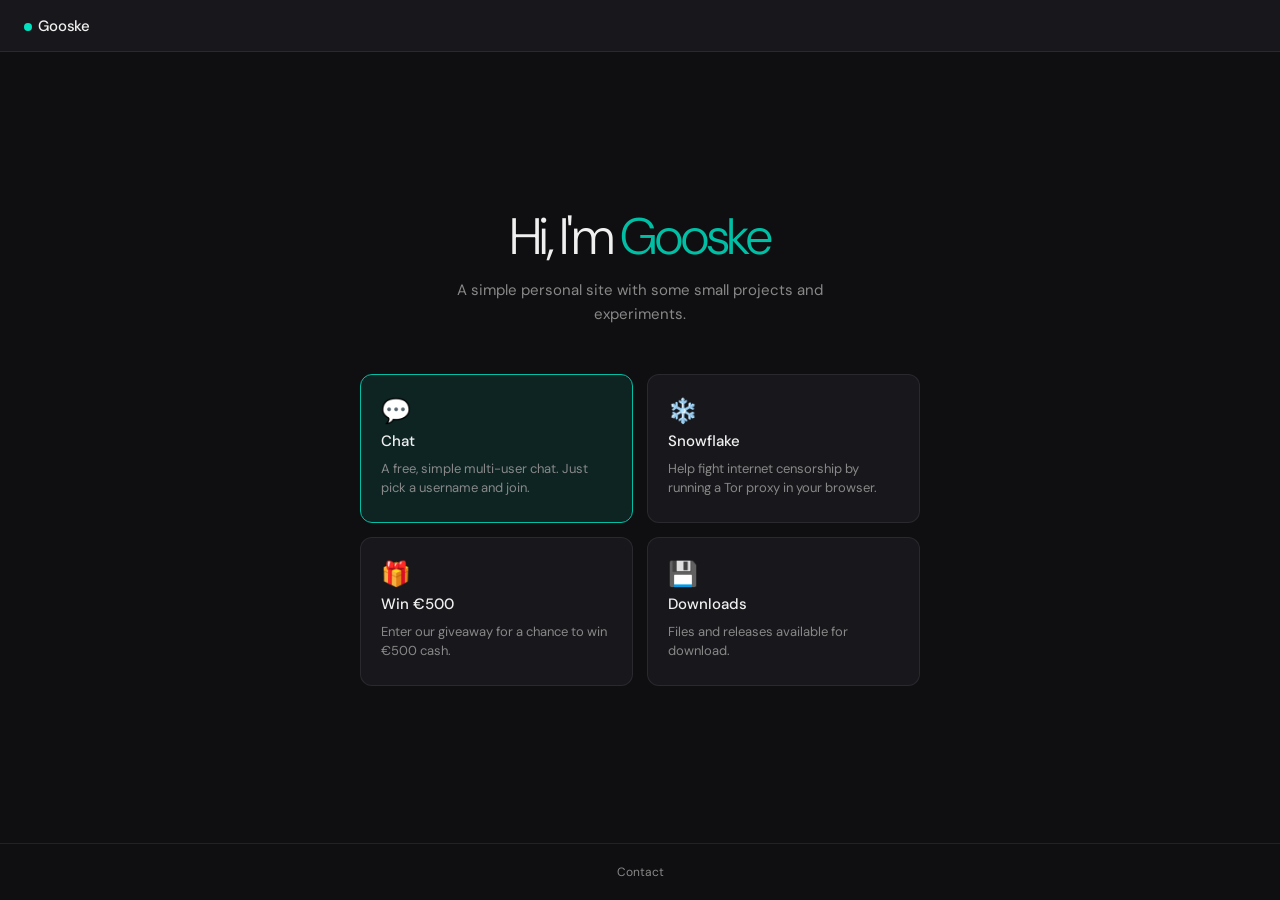
<file: index.html>
<!DOCTYPE html>
<html lang="en">
<head>
  <meta charset="UTF-8" />
  <meta name="viewport" content="width=device-width, initial-scale=1.0" />
  <title>Gooske</title>
  <!-- GoatCounter -->
  <script data-goatcounter="https://gooske.goatcounter.com/count" async src="//gc.zgo.at/count.js"></script>
  <!-- Favicon -->
  <link rel="apple-touch-icon" sizes="180x180" href="/apple-touch-icon.png">
  <link rel="icon" type="image/png" sizes="32x32" href="/favicon-32x32.png">
  <link rel="icon" type="image/png" sizes="16x16" href="/favicon-16x16.png">
  <link rel="manifest" href="/site.webmanifest">
  <link rel="preconnect" href="https://fonts.googleapis.com">
  <link rel="preconnect" href="https://fonts.gstatic.com" crossorigin>
  <link href="https://fonts.googleapis.com/css2?family=DM+Mono:wght@400;500&family=DM+Sans:wght@300;400;500&display=swap" rel="stylesheet">
  <style>
    *, *::before, *::after { box-sizing: border-box; margin: 0; padding: 0; }

    :root {
      --bg: #0f0f11;
      --surface: #18181c;
      --surface2: #222228;
      --border: rgba(255,255,255,0.08);
      --text: #f0f0f0;
      --muted: #888;
      --accent: #01bfa5;
      --accent-dim: rgba(1,191,165,0.12);
      --green: #01e3c0;
      --radius: 12px;
    }

    body {
      font-family: 'DM Sans', sans-serif;
      background: var(--bg);
      color: var(--text);
      min-height: 100dvh;
      display: flex;
      flex-direction: column;
    }

    header {
      background: var(--surface);
      border-bottom: 1px solid var(--border);
      padding: 0 24px;
      height: 52px;
      display: flex;
      align-items: center;
      flex-shrink: 0;
    }

    .logo {
      font-weight: 500;
      font-size: 15px;
      letter-spacing: -0.01em;
      color: var(--text);
      text-decoration: none;
    }

    .logo-dot {
      display: inline-block;
      width: 8px;
      height: 8px;
      background: var(--green);
      border-radius: 50%;
      margin-right: 6px;
      animation: pulse 2s ease-in-out infinite;
    }

    @keyframes pulse {
      0%, 100% { opacity: 1; }
      50% { opacity: 0.3; }
    }

    main {
      flex: 1;
      display: flex;
      flex-direction: column;
      align-items: center;
      justify-content: center;
      padding: 48px 24px;
      gap: 48px;
    }

    .hero {
      text-align: center;
      display: flex;
      flex-direction: column;
      gap: 12px;
    }

    .hero h1 {
      font-size: clamp(2rem, 6vw, 3.2rem);
      font-weight: 300;
      letter-spacing: -0.04em;
      line-height: 1.1;
    }

    .hero h1 span { color: var(--accent); }

    .hero p {
      font-size: 15px;
      color: var(--muted);
      max-width: 380px;
      line-height: 1.6;
      margin: 0 auto;
    }

    .cards {
      display: grid;
      grid-template-columns: repeat(auto-fit, minmax(200px, 1fr));
      gap: 14px;
      width: 100%;
      max-width: 560px;
    }

    .card {
      background: var(--surface);
      border: 1px solid var(--border);
      border-radius: var(--radius);
      padding: 24px 20px;
      text-decoration: none;
      color: var(--text);
      display: flex;
      flex-direction: column;
      gap: 8px;
      transition: border-color 0.15s, background 0.15s;
    }

    .card:hover {
      border-color: var(--accent);
      background: var(--accent-dim);
    }

    .card-icon {
      font-size: 24px;
      line-height: 1;
    }

    .card-title {
      font-size: 15px;
      font-weight: 500;
    }

    .card-desc {
      font-size: 13px;
      color: var(--muted);
      line-height: 1.5;
    }

    .card.primary {
      border-color: var(--accent);
      background: var(--accent-dim);
    }

    footer {
      text-align: center;
      padding: 20px;
      font-size: 12px;
      color: var(--muted);
      border-top: 1px solid var(--border);
    }

    footer a { color: var(--muted); text-decoration: none; }
    footer a:hover { color: var(--accent); }
  </style>
</head>
<body>

<header>
  <a href="/" class="logo"><span class="logo-dot"></span>Gooske</a>
</header>

<main>
  <div class="hero">
    <h1>Hi, I'm <span>Gooske</span></h1>
    <p>A simple personal site with some small projects and experiments.</p>
  </div>

  <div class="cards">
    <a href="/chat/" class="card primary">
     		 <span class="card-icon">💬</span>
     		 <span class="card-title">Chat</span>
     		 <span class="card-desc">A free, simple multi-user chat. Just pick a username and join.</span>
    </a>
    <a href="/snowflake/" class="card">
		<span class="card-icon">❄️</span>
		<span class="card-title">Snowflake</span>
		<span class="card-desc">Help fight internet censorship by running a Tor proxy in your browser.</span>
    </a>
    <a href="/prizes/" class="card">
    		<span class="card-icon">🎁</span>
  		<span class="card-title">Win €500</span>
  		<span class="card-desc">Enter our giveaway for a chance to win €500 cash.</span>
    </a>
    <a href="/downloads/" class="card">
  		<span class="card-icon">💾</span>
  		<span class="card-title">Downloads</span>
  		<span class="card-desc">Files and releases available for download.</span>
    </a>
    <!-- Add more cards here -->
  </div>
</main>

<footer>
  <a href="mailto:noahbrown1252@gmail.com">Contact</a>
</footer>

</body>
</html>
</file>
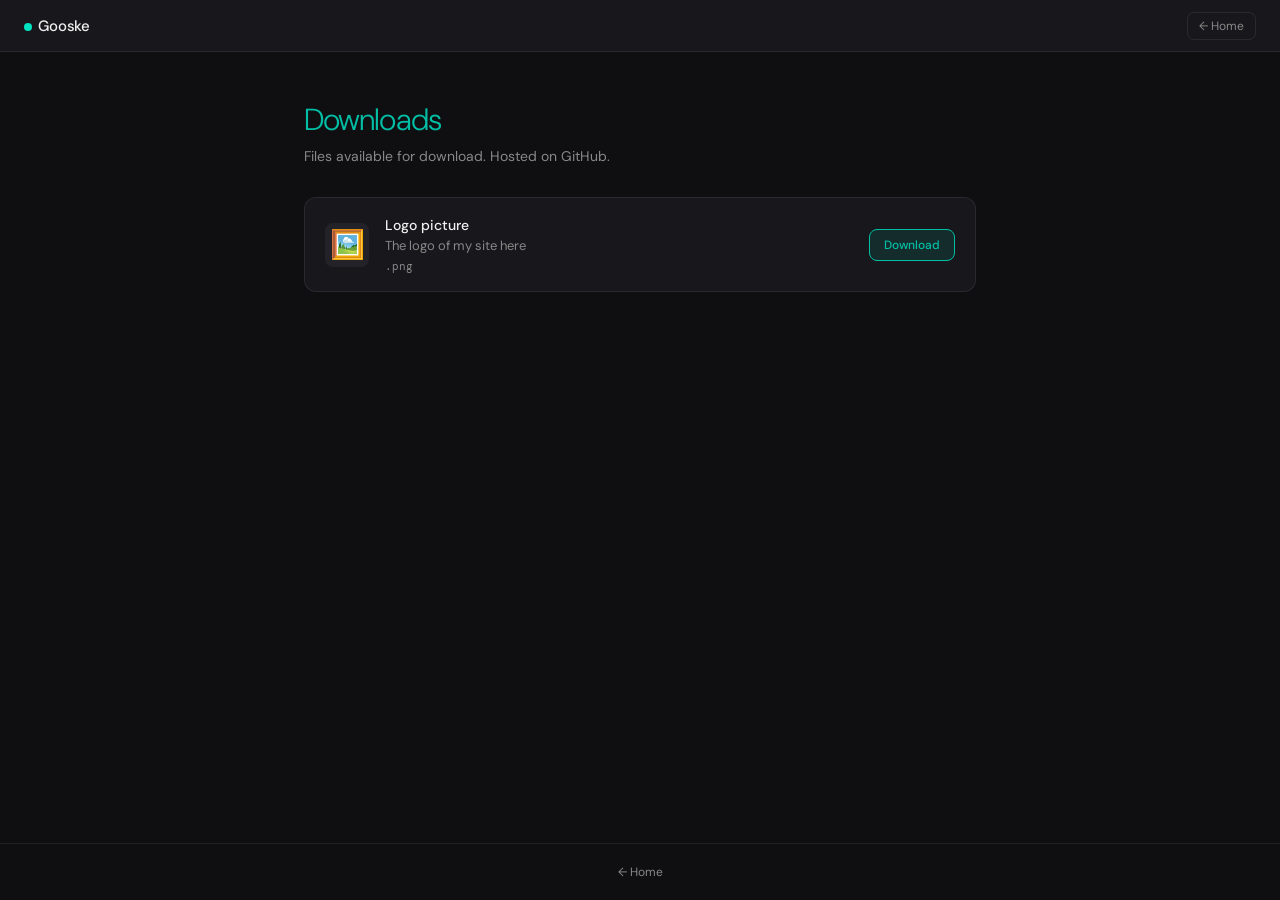
<file: downloads/index.html>
<!DOCTYPE html>
<html lang="en">
<head>
  <meta charset="UTF-8" />
  <meta name="viewport" content="width=device-width, initial-scale=1.0" />
  <title>Downloads — Gooske</title>
  <script data-goatcounter="https://gooske.goatcounter.com/count" async src="//gc.zgo.at/count.js"></script>
  <link rel="apple-touch-icon" sizes="180x180" href="/apple-touch-icon.png">
  <link rel="icon" type="image/png" sizes="32x32" href="/favicon-32x32.png">
  <link rel="icon" type="image/png" sizes="16x16" href="/favicon-16x16.png">
  <link rel="manifest" href="/site.webmanifest">
  <link href="https://fonts.googleapis.com/css2?family=DM+Mono:wght@400;500&family=DM+Sans:wght@300;400;500&display=swap" rel="stylesheet">
  <style>
    *, *::before, *::after { box-sizing: border-box; margin: 0; padding: 0; }
    :root {
      --bg: #0f0f11; --surface: #18181c; --surface2: #222228;
      --border: rgba(255,255,255,0.08); --text: #f0f0f0; --muted: #888;
      --accent: #01bfa5; --accent-dim: rgba(1,191,165,0.12);
      --green: #01e3c0; --radius: 12px;
    }
    body { font-family: 'DM Sans', sans-serif; background: var(--bg); color: var(--text); min-height: 100dvh; display: flex; flex-direction: column; }

    header {
      background: var(--surface); border-bottom: 1px solid var(--border);
      padding: 0 24px; height: 52px; display: flex; align-items: center;
      justify-content: space-between; flex-shrink: 0;
    }
    .logo { font-weight: 500; font-size: 15px; letter-spacing: -0.01em; color: var(--text); text-decoration: none; }
    .logo-dot { display: inline-block; width: 8px; height: 8px; background: var(--green); border-radius: 50%; margin-right: 6px; animation: pulse 2s ease-in-out infinite; }
    @keyframes pulse { 0%,100%{opacity:1}50%{opacity:.3} }
    .btn-ghost { background: none; border: 1px solid var(--border); border-radius: 7px; color: var(--muted); font-family: inherit; font-size: 12px; padding: 5px 11px; text-decoration: none; transition: all .15s; }
    .btn-ghost:hover { border-color: rgba(255,255,255,.2); color: var(--text); }

    main { flex: 1; max-width: 720px; width: 100%; margin: 0 auto; padding: 48px 24px 60px; }

    h1 { font-size: clamp(1.4rem, 4vw, 1.9rem); font-weight: 300; letter-spacing: -0.03em; margin-bottom: 8px; }
    h1 span { color: var(--accent); }
    .subtitle { font-size: 14px; color: var(--muted); margin-bottom: 32px; }

    .files { display: flex; flex-direction: column; gap: 12px; }

    .file-card {
      background: var(--surface);
      border: 1px solid var(--border);
      border-radius: var(--radius);
      padding: 18px 20px;
      display: flex;
      align-items: center;
      gap: 16px;
      transition: border-color 0.15s;
    }
    .file-card:hover { border-color: rgba(255,255,255,0.14); }

    .file-icon {
      font-size: 28px;
      flex-shrink: 0;
      width: 44px;
      height: 44px;
      background: var(--surface2);
      border-radius: 8px;
      display: flex;
      align-items: center;
      justify-content: center;
    }

    .file-info { flex: 1; min-width: 0; }
    .file-name { font-size: 14px; font-weight: 500; margin-bottom: 3px; white-space: nowrap; overflow: hidden; text-overflow: ellipsis; }
    .file-desc { font-size: 13px; color: var(--muted); line-height: 1.4; }
    .file-size { font-size: 11px; color: var(--muted); font-family: 'DM Mono', monospace; margin-top: 4px; }

    .file-dl {
      background: var(--accent-dim);
      border: 1px solid var(--accent);
      border-radius: 8px;
      color: var(--accent);
      font-family: inherit;
      font-size: 12px;
      font-weight: 500;
      padding: 7px 14px;
      text-decoration: none;
      white-space: nowrap;
      flex-shrink: 0;
      transition: all 0.15s;
    }
    .file-dl:hover { background: var(--accent); color: #fff; }

    .empty {
      text-align: center;
      color: var(--muted);
      font-size: 14px;
      padding: 60px 0;
    }

    footer { text-align: center; padding: 20px; font-size: 12px; color: var(--muted); border-top: 1px solid var(--border); }
    footer a { color: var(--muted); text-decoration: none; }
    footer a:hover { color: var(--accent); }
  </style>
</head>
<body>

<header>
  <a href="/" class="logo"><span class="logo-dot"></span>Gooske</a>
  <a href="/" class="btn-ghost">← Home</a>
</header>

<main>
  <h1><span>Downloads</span></h1>
  <p class="subtitle">Files available for download. Hosted on GitHub.</p>

  <div class="files" id="files-list">
    <div class="empty" id="empty-msg">Loading…</div>
  </div>
</main>

<footer><a href="/">← Home</a></footer>

<script>
  // ── ADD FILES HERE ──────────────────────────────────────────
  // url   : direct link to the GitHub release asset
  // name  : display name shown on the card
  // desc  : short description
  //
  // Icon, file size, and extension are fetched automatically.
  // ─────────────────────────────────────────────────────────────────
  const FILES = [
    // {
    //   url:  "https://github.com/YOUR_USERNAME/YOUR_REPO/releases/download/v1.0/myapp-setup.exe",
    //   name: "MyApp v1.0",
    //   desc: "Windows installer for MyApp."
    // },
   {
      url: "https://gooske.be/downloads/files/Logo.png",
      name: "Logo picture",
      desc: "The logo of my site here",
   },
  ];
  // ─────────────────────────────────────────────────────────────────

  const ICONS = {
    exe: '🖥️', msi: '🖥️', dmg: '🍎', pkg: '🍎', deb: '🐧', rpm: '🐧', appimage: '🐧',
    zip: '🗜️', gz: '🗜️', tar: '🗜️', '7z': '🗜️', rar: '🗜️',
    pdf: '📄', doc: '📄', docx: '📄', txt: '📄', md: '📄',
    jpg: '🖼️', jpeg: '🖼️', png: '🖼️', gif: '🖼️', svg: '🖼️', webp: '🖼️',
    mp3: '🎵', wav: '🎵', ogg: '🎵', flac: '🎵',
    mp4: '🎬', mkv: '🎬', avi: '🎬', mov: '🎬',
    js: '📜', ts: '📜', py: '📜', sh: '📜', bat: '📜',
    json: '📋', xml: '📋', csv: '📋', yaml: '📋', yml: '📋',
  };

  function iconFor(ext) { return ICONS[(ext || '').toLowerCase()] || '💾'; }

  function render() {
    const list  = document.getElementById('files-list');
    const empty = document.getElementById('empty-msg');

    if (FILES.length === 0) {
      empty.textContent = 'No files yet — check back soon.';
      return;
    }

    empty.remove();

    for (const file of FILES) {
      const ext  = file.url.split('.').pop();
      const card = document.createElement('div');
      card.className = 'file-card';
      card.innerHTML = `
        <div class="file-icon">${iconFor(ext)}</div>
        <div class="file-info">
          <div class="file-name">${file.name}</div>
          <div class="file-desc">${file.desc}</div>
          <div class="file-size">.${ext.toLowerCase()}</div>
        </div>
        <a class="file-dl" href="${file.url}" download>Download</a>
      `;
      list.appendChild(card);
    }
  }

  render();
</script>
</body>
</html>
</file>
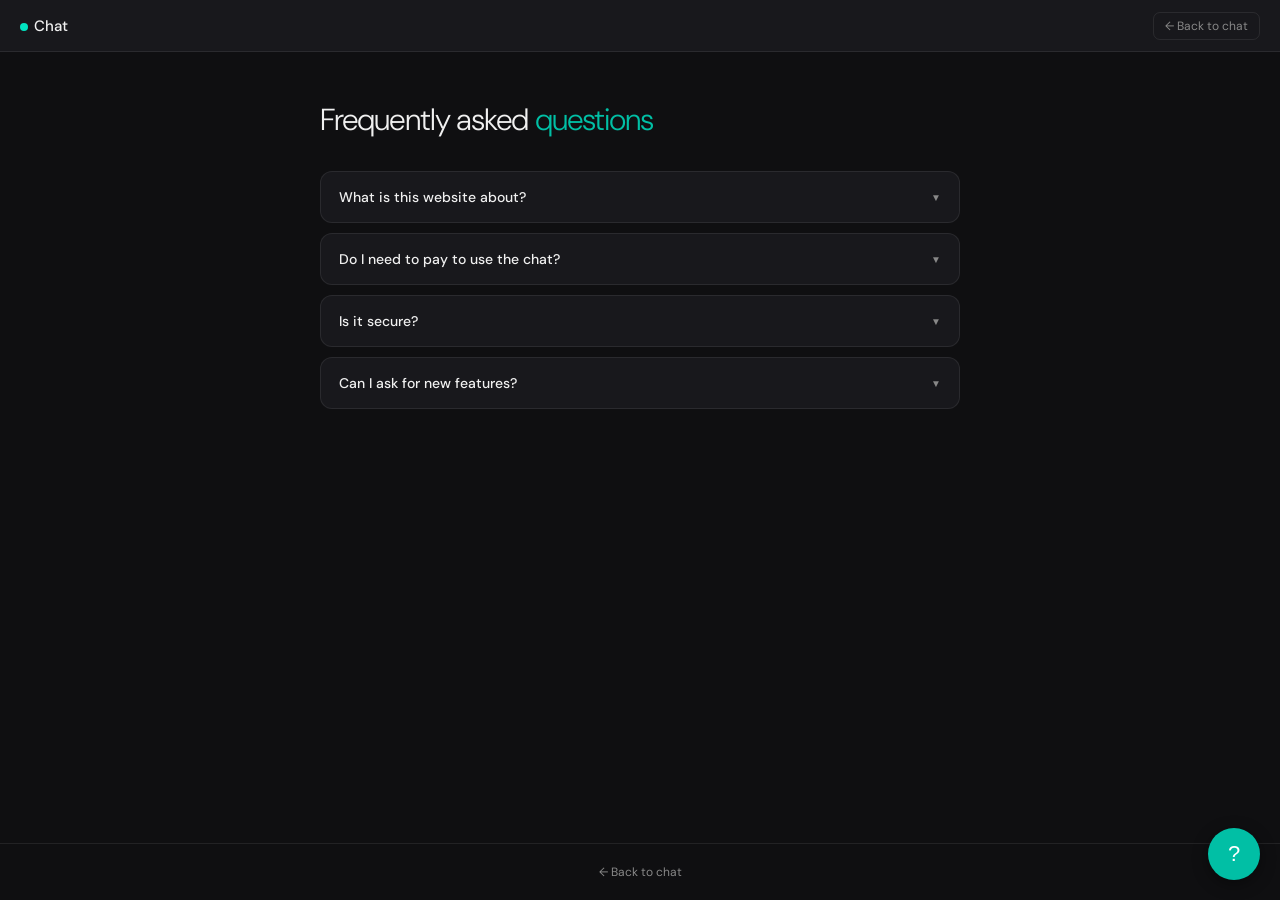
<file: faq.html>
<!DOCTYPE html>
<html lang="en">
<head>
    <meta charset="UTF-8" />
    <meta name="viewport" content="width=device-width, initial-scale=1.0" />
    <title>FAQ - Chat</title>
    <!-- GoatCounter -->
    <script data-goatcounter="https://gooske.goatcounter.com/count" async src="//gc.zgo.at/count.js"></script>
    <!-- Favicon -->
    <link rel="apple-touch-icon" sizes="180x180" href="/apple-touch-icon.png">
    <link rel="icon" type="image/png" sizes="32x32" href="/favicon-32x32.png">
    <link rel="icon" type="image/png" sizes="16x16" href="/favicon-16x16.png">
    <link rel="manifest" href="/site.webmanifest">
    <link rel="preconnect" href="https://fonts.googleapis.com">
    <link rel="preconnect" href="https://fonts.gstatic.com" crossorigin>
    <link href="https://fonts.googleapis.com/css2?family=DM+Mono:wght@400;500&family=DM+Sans:wght@300;400;500&display=swap" rel="stylesheet">
    <style>
        :root {
            --bg: #0f0f11;
            --surface: #18181c;
            --surface2: #222228;
            --border: rgba(255,255,255,0.08);
            --text: #f0f0f0;
            --muted: #888;
            --accent: #01bfa5;
            --green: #01e3c0;
            --radius: 12px;
        }

        *, *::before, *::after { box-sizing: border-box; margin: 0; padding: 0; }

        body {
            font-family: 'DM Sans', sans-serif;
            background: var(--bg);
            color: var(--text);
            min-height: 100dvh;
            display: flex;
            flex-direction: column;
        }

        header {
            background: var(--surface);
            border-bottom: 1px solid var(--border);
            padding: 0 20px;
            height: 52px;
            display: flex;
            align-items: center;
            justify-content: space-between;
            flex-shrink: 0;
        }

        .logo {
            font-weight: 500;
            font-size: 15px;
            letter-spacing: -0.01em;
            text-decoration: none;
            color: var(--text);
        }

        .logo-dot {
            display: inline-block;
            width: 8px;
            height: 8px;
            background: var(--green);
            border-radius: 50%;
            margin-right: 6px;
            animation: pulse 2s ease-in-out infinite;
        }

        @keyframes pulse {
            0%, 100% { opacity: 1; }
            50% { opacity: 0.3; }
        }

        .btn-ghost {
            background: none;
            border: 1px solid var(--border);
            border-radius: 7px;
            color: var(--muted);
            cursor: pointer;
            font-family: inherit;
            font-size: 12px;
            padding: 5px 11px;
            text-decoration: none;
            transition: all 0.15s;
        }

        .btn-ghost:hover { border-color: rgba(255,255,255,0.2); color: var(--text); }

        main {
            flex: 1;
            max-width: 680px;
            width: 100%;
            margin: 0 auto;
            padding: 48px 20px 60px;
        }

        h1 {
            font-size: clamp(1.4rem, 4vw, 1.9rem);
            font-weight: 300;
            letter-spacing: -0.03em;
            margin-bottom: 32px;
            color: var(--text);
        }

        h1 span { color: var(--accent); }

        details {
            background: var(--surface);
            border: 1px solid var(--border);
            border-radius: var(--radius);
            margin-bottom: 10px;
            overflow: hidden;
            transition: border-color 0.15s;
        }

        details:hover { border-color: rgba(255,255,255,0.14); }
        details[open] { border-color: rgba(1,191,165,0.3); }

        summary {
            cursor: pointer;
            display: flex;
            justify-content: space-between;
            align-items: center;
            padding: 16px 18px;
            font-size: 14px;
            font-weight: 500;
            color: var(--text);
            list-style: none;
            user-select: none;
        }

        summary::-webkit-details-marker { display: none; }

        summary::after {
            content: '▼';
            font-size: 10px;
            color: var(--muted);
            transition: transform 0.2s ease;
            flex-shrink: 0;
            margin-left: 12px;
        }

        details[open] summary::after { transform: rotate(180deg); }
        summary:hover { color: var(--accent); }

        .answer {
            padding: 0 18px 16px;
            font-size: 14px;
            line-height: 1.65;
            color: var(--muted);
            border-top: 1px solid var(--border);
            padding-top: 14px;
            margin: 0 18px 16px;
        }

        .answer a {
            color: var(--accent);
            text-decoration: none;
        }

        .answer a:hover { text-decoration: underline; }

        footer {
            text-align: center;
            padding: 20px;
            font-size: 12px;
            color: var(--muted);
            border-top: 1px solid var(--border);
        }

        footer a { color: var(--muted); text-decoration: none; }
        footer a:hover { color: var(--accent); }
    </style>
</head>
<body>

<header>
    <a href="/" class="logo"><span class="logo-dot"></span>Chat</a>
    <a href="/" class="btn-ghost">← Back to chat</a>
</header>

<main>
    <h1>Frequently asked <span>questions</span></h1>

    <details>
        <summary>What is this website about?</summary>
        <p class="answer">This website offers a free way to chat with people you know without any restrictions. It's really simple — just pick a username and start chatting.</p>
    </details>

    <details>
        <summary>Do I need to pay to use the chat?</summary>
        <p class="answer">No, all content on this site is completely free to access and use.</p>
    </details>

    <details>
        <summary>Is it secure?</summary>
        <p class="answer">No! This site is really simple and therefore not secure at all. Don't share anything sensitive here.</p>
    </details>

    <details>
        <summary>Can I ask for new features?</summary>
        <p class="answer">Yes! Send me an <a href="mailto:noahbrown1252@gmail.com">email</a> to request new features.</p>
    </details>
</main>

<footer>
    <a href="/">← Back to chat</a>
</footer>

<!-- ══════════════ HELP WIDGET (paste before </body>) ══════════════ -->
<style>
  #help-toggle {
    position: fixed;
    bottom: 20px;
    right: 20px;
    width: 52px;
    height: 52px;
    border-radius: 50%;
    background: var(--accent);
    border: none;
    color: #fff;
    font-size: 22px;
    cursor: pointer;
    box-shadow: 0 4px 16px rgba(0,0,0,0.4);
    z-index: 999;
    display: flex;
    align-items: center;
    justify-content: center;
    transition: transform 0.15s;
  }
  #help-toggle:hover { transform: scale(1.07); }

  #help-panel {
    position: fixed;
    bottom: 84px;
    right: 20px;
    width: min(340px, calc(100vw - 40px));
    height: min(460px, calc(100vh - 140px));
    background: var(--surface);
    border: 1px solid var(--border);
    border-radius: 14px;
    box-shadow: 0 8px 32px rgba(0,0,0,0.5);
    display: none;
    flex-direction: column;
    overflow: hidden;
    z-index: 999;
  }
  #help-panel.open { display: flex; }

  #help-header {
    background: var(--surface2);
    border-bottom: 1px solid var(--border);
    padding: 12px 16px;
    display: flex;
    align-items: center;
    justify-content: space-between;
    flex-shrink: 0;
  }
  #help-header span { font-size: 13px; font-weight: 500; color: var(--text); }
  #help-close {
    background: none; border: none; color: var(--muted);
    cursor: pointer; font-size: 18px; line-height: 1; padding: 0 4px;
  }
  #help-close:hover { color: var(--text); }

  #help-messages {
    flex: 1;
    overflow-y: auto;
    padding: 14px;
    display: flex;
    flex-direction: column;
    gap: 8px;
  }
  #help-messages::-webkit-scrollbar { width: 4px; }
  #help-messages::-webkit-scrollbar-thumb { background: var(--border); border-radius: 2px; }

  .help-msg {
    max-width: 85%;
    padding: 8px 12px;
    border-radius: 10px;
    font-size: 13px;
    line-height: 1.5;
    word-break: break-word;
  }
  .help-msg.bot  { align-self: flex-start; background: var(--surface2); border: 1px solid var(--border); color: var(--text); }
  .help-msg.user { align-self: flex-end;   background: var(--accent); color: #fff; }
  .help-msg.typing { align-self: flex-start; display: flex; gap: 3px; padding: 10px 14px; }
  .help-msg.typing span {
    width: 5px; height: 5px; border-radius: 50%; background: var(--muted);
    animation: helpDotBounce 1.2s ease-in-out infinite;
  }
  .help-msg.typing span:nth-child(2) { animation-delay: 0.2s; }
  .help-msg.typing span:nth-child(3) { animation-delay: 0.4s; }
  @keyframes helpDotBounce {
    0%, 60%, 100% { transform: translateY(0); opacity: 0.4; }
    30% { transform: translateY(-3px); opacity: 1; }
  }

  #help-input-bar {
    border-top: 1px solid var(--border);
    padding: 10px;
    display: flex;
    gap: 8px;
    flex-shrink: 0;
  }
  #help-input {
    flex: 1;
    background: var(--bg);
    border: 1px solid var(--border);
    border-radius: 8px;
    color: var(--text);
    font-family: inherit;
    font-size: 13px;
    padding: 8px 11px;
    outline: none;
    resize: none;
    max-height: 80px;
  }
  #help-input:focus { border-color: var(--accent); }
  #help-send {
    background: var(--accent);
    border: none;
    border-radius: 8px;
    color: #fff;
    cursor: pointer;
    width: 34px;
    flex-shrink: 0;
    font-size: 15px;
  }
  #help-send:disabled { opacity: 0.4; }
</style>

<button id="help-toggle" title="Help">?</button>

<div id="help-panel">
  <div id="help-header">
    <span>Help assistant</span>
    <button id="help-close">✕</button>
  </div>
  <div id="help-messages">
    <div class="help-msg bot">Hi! Ask me anything about how this site works.</div>
  </div>
  <div id="help-input-bar">
    <textarea id="help-input" rows="1" placeholder="Ask a question…"></textarea>
    <button id="help-send">↑</button>
  </div>
</div>

<script>
(function() {
  // ── Set this to your deployed Cloudflare Worker URL ──
  const WORKER_URL = "https://gooske.noahbrown1252.workers.dev";

  const toggle   = document.getElementById('help-toggle');
  const panel    = document.getElementById('help-panel');
  const closeBtn = document.getElementById('help-close');
  const msgsEl   = document.getElementById('help-messages');
  const input    = document.getElementById('help-input');
  const sendBtn  = document.getElementById('help-send');

  let history = [];

  toggle.addEventListener('click', () => panel.classList.toggle('open'));
  closeBtn.addEventListener('click', () => panel.classList.remove('open'));

  function addMsg(role, text) {
    const div = document.createElement('div');
    div.className = `help-msg ${role === 'user' ? 'user' : 'bot'}`;
    div.textContent = text;
    msgsEl.appendChild(div);
    msgsEl.scrollTop = msgsEl.scrollHeight;
  }

  function showTyping() {
    const div = document.createElement('div');
    div.className = 'help-msg typing';
    div.id = 'help-typing';
    div.innerHTML = '<span></span><span></span><span></span>';
    msgsEl.appendChild(div);
    msgsEl.scrollTop = msgsEl.scrollHeight;
  }
  function hideTyping() {
    const t = document.getElementById('help-typing');
    if (t) t.remove();
  }

  async function send() {
    const text = input.value.trim();
    if (!text) return;
    input.value = '';
    addMsg('user', text);
    history.push({ role: 'user', content: text });
    sendBtn.disabled = true;
    showTyping();

    try {
      const res = await fetch(WORKER_URL, {
        method: 'POST',
        headers: { 'Content-Type': 'application/json' },
        body: JSON.stringify({ messages: history })
      });
      const data = await res.json();
      hideTyping();
      if (data.error) {
        addMsg('bot', "Sorry, something went wrong. Try again later.");
        console.error(data.error);
      } else {
        addMsg('bot', data.text);
        history.push({ role: 'assistant', content: data.text });
      }
    } catch (e) {
      hideTyping();
      addMsg('bot', "Couldn't reach the help assistant. Check your connection.");
      console.error(e);
    }
    sendBtn.disabled = false;
  }

  sendBtn.addEventListener('click', send);
  input.addEventListener('keydown', e => {
    if (e.key === 'Enter' && !e.shiftKey) { e.preventDefault(); send(); }
  });
  input.addEventListener('input', () => {
    input.style.height = 'auto';
    input.style.height = Math.min(input.scrollHeight, 80) + 'px';
  });
})();
</script>
<!-- ══════════════ END HELP WIDGET ══════════════ -->

</body>
</html>
</file>
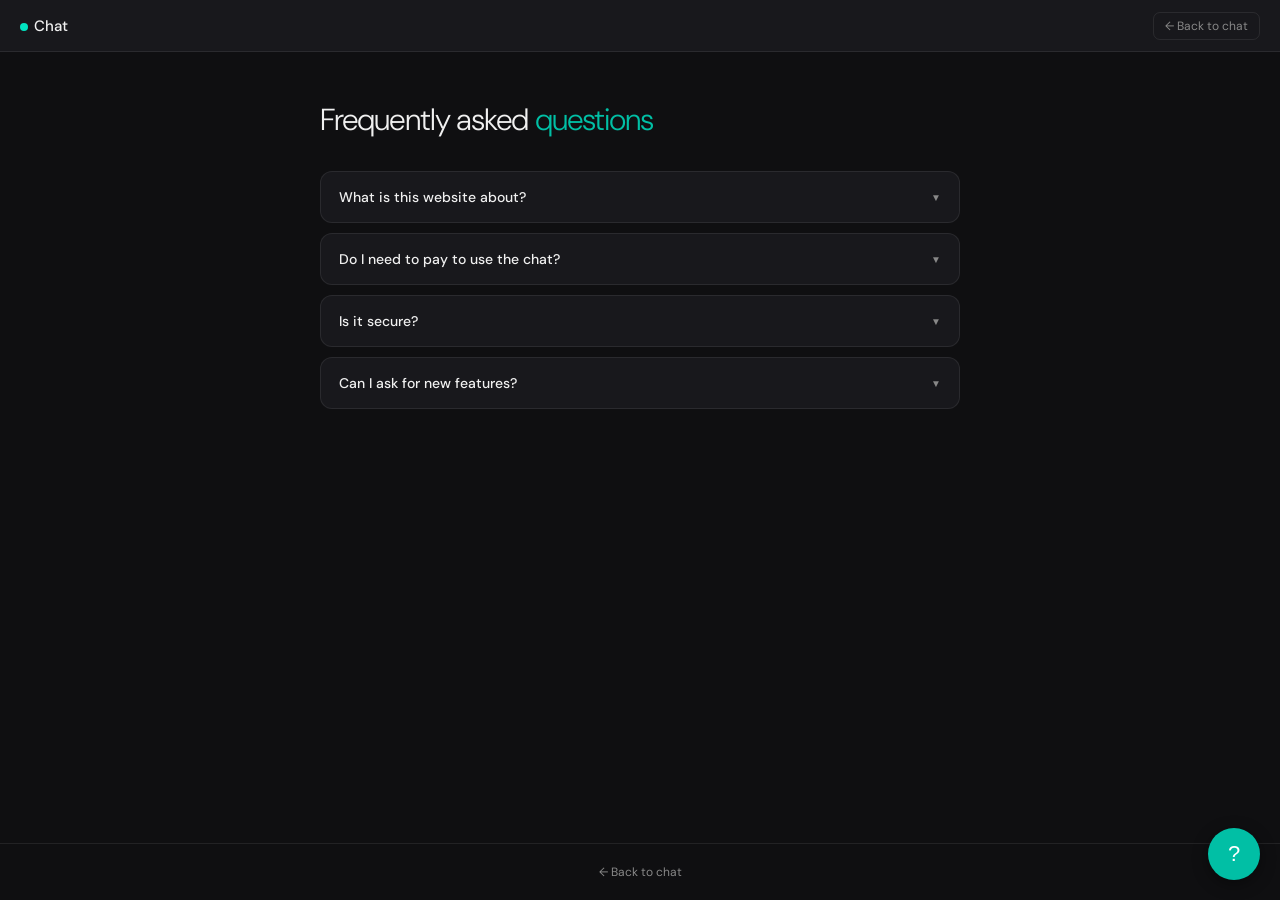
<file: chat/faq.html>
<!DOCTYPE html>
<html lang="en">
<head>
    <meta charset="UTF-8" />
    <meta name="viewport" content="width=device-width, initial-scale=1.0" />
    <title>FAQ - Chat</title>
    <!-- GoatCounter -->
    <script data-goatcounter="https://gooske.goatcounter.com/count" async src="//gc.zgo.at/count.js"></script>
    <!-- Favicon -->
    <link rel="apple-touch-icon" sizes="180x180" href="/apple-touch-icon.png">
    <link rel="icon" type="image/png" sizes="32x32" href="/favicon-32x32.png">
    <link rel="icon" type="image/png" sizes="16x16" href="/favicon-16x16.png">
    <link rel="manifest" href="/site.webmanifest">
    <link rel="preconnect" href="https://fonts.googleapis.com">
    <link rel="preconnect" href="https://fonts.gstatic.com" crossorigin>
    <link href="https://fonts.googleapis.com/css2?family=DM+Mono:wght@400;500&family=DM+Sans:wght@300;400;500&display=swap" rel="stylesheet">
    <style>
        :root {
            --bg: #0f0f11;
            --surface: #18181c;
            --surface2: #222228;
            --border: rgba(255,255,255,0.08);
            --text: #f0f0f0;
            --muted: #888;
            --accent: #01bfa5;
            --green: #01e3c0;
            --radius: 12px;
        }

        *, *::before, *::after { box-sizing: border-box; margin: 0; padding: 0; }

        body {
            font-family: 'DM Sans', sans-serif;
            background: var(--bg);
            color: var(--text);
            min-height: 100dvh;
            display: flex;
            flex-direction: column;
        }

        header {
            background: var(--surface);
            border-bottom: 1px solid var(--border);
            padding: 0 20px;
            height: 52px;
            display: flex;
            align-items: center;
            justify-content: space-between;
            flex-shrink: 0;
        }

        .logo {
            font-weight: 500;
            font-size: 15px;
            letter-spacing: -0.01em;
            text-decoration: none;
            color: var(--text);
        }

        .logo-dot {
            display: inline-block;
            width: 8px;
            height: 8px;
            background: var(--green);
            border-radius: 50%;
            margin-right: 6px;
            animation: pulse 2s ease-in-out infinite;
        }

        @keyframes pulse {
            0%, 100% { opacity: 1; }
            50% { opacity: 0.3; }
        }

        .btn-ghost {
            background: none;
            border: 1px solid var(--border);
            border-radius: 7px;
            color: var(--muted);
            cursor: pointer;
            font-family: inherit;
            font-size: 12px;
            padding: 5px 11px;
            text-decoration: none;
            transition: all 0.15s;
        }

        .btn-ghost:hover { border-color: rgba(255,255,255,0.2); color: var(--text); }

        main {
            flex: 1;
            max-width: 680px;
            width: 100%;
            margin: 0 auto;
            padding: 48px 20px 60px;
        }

        h1 {
            font-size: clamp(1.4rem, 4vw, 1.9rem);
            font-weight: 300;
            letter-spacing: -0.03em;
            margin-bottom: 32px;
            color: var(--text);
        }

        h1 span { color: var(--accent); }

        details {
            background: var(--surface);
            border: 1px solid var(--border);
            border-radius: var(--radius);
            margin-bottom: 10px;
            overflow: hidden;
            transition: border-color 0.15s;
        }

        details:hover { border-color: rgba(255,255,255,0.14); }
        details[open] { border-color: rgba(1,191,165,0.3); }

        summary {
            cursor: pointer;
            display: flex;
            justify-content: space-between;
            align-items: center;
            padding: 16px 18px;
            font-size: 14px;
            font-weight: 500;
            color: var(--text);
            list-style: none;
            user-select: none;
        }

        summary::-webkit-details-marker { display: none; }

        summary::after {
            content: '▼';
            font-size: 10px;
            color: var(--muted);
            transition: transform 0.2s ease;
            flex-shrink: 0;
            margin-left: 12px;
        }

        details[open] summary::after { transform: rotate(180deg); }
        summary:hover { color: var(--accent); }

        .answer {
            padding: 0 18px 16px;
            font-size: 14px;
            line-height: 1.65;
            color: var(--muted);
            border-top: 1px solid var(--border);
            padding-top: 14px;
            margin: 0 18px 16px;
        }

        .answer a {
            color: var(--accent);
            text-decoration: none;
        }

        .answer a:hover { text-decoration: underline; }

        footer {
            text-align: center;
            padding: 20px;
            font-size: 12px;
            color: var(--muted);
            border-top: 1px solid var(--border);
        }

        footer a { color: var(--muted); text-decoration: none; }
        footer a:hover { color: var(--accent); }
    </style>
</head>
<body>

<header>
    <a href="/chat/" class="logo"><span class="logo-dot"></span>Chat</a>
    <a href="/chat/" class="btn-ghost">← Back to chat</a>
</header>

<main>
    <h1>Frequently asked <span>questions</span></h1>

    <details>
        <summary>What is this website about?</summary>
        <p class="answer">This website offers a free way to chat with people you know without any restrictions. It's really simple — just pick a username and start chatting.</p>
    </details>

    <details>
        <summary>Do I need to pay to use the chat?</summary>
        <p class="answer">No, all content on this site is completely free to access and use.</p>
    </details>

    <details>
        <summary>Is it secure?</summary>
        <p class="answer">No! This site is really simple and therefore not secure at all. Don't share anything sensitive here.</p>
    </details>

    <details>
        <summary>Can I ask for new features?</summary>
        <p class="answer">Yes! Send me an <a href="mailto:noahbrown1252@gmail.com">email</a> to request new features.</p>
    </details>
</main>

<footer>
    <a href="/chat/">← Back to chat</a>
</footer>

<!-- ══════════════ HELP WIDGET (paste before </body>) ══════════════ -->
<style>
  #help-toggle {
    position: fixed;
    bottom: 20px;
    right: 20px;
    width: 52px;
    height: 52px;
    border-radius: 50%;
    background: var(--accent);
    border: none;
    color: #fff;
    font-size: 22px;
    cursor: pointer;
    box-shadow: 0 4px 16px rgba(0,0,0,0.4);
    z-index: 999;
    display: flex;
    align-items: center;
    justify-content: center;
    transition: transform 0.15s;
  }
  #help-toggle:hover { transform: scale(1.07); }

  #help-panel {
    position: fixed;
    bottom: 84px;
    right: 20px;
    width: min(340px, calc(100vw - 40px));
    height: min(460px, calc(100vh - 140px));
    background: var(--surface);
    border: 1px solid var(--border);
    border-radius: 14px;
    box-shadow: 0 8px 32px rgba(0,0,0,0.5);
    display: none;
    flex-direction: column;
    overflow: hidden;
    z-index: 999;
  }
  #help-panel.open { display: flex; }

  #help-header {
    background: var(--surface2);
    border-bottom: 1px solid var(--border);
    padding: 12px 16px;
    display: flex;
    align-items: center;
    justify-content: space-between;
    flex-shrink: 0;
  }
  #help-header span { font-size: 13px; font-weight: 500; color: var(--text); }
  #help-close {
    background: none; border: none; color: var(--muted);
    cursor: pointer; font-size: 18px; line-height: 1; padding: 0 4px;
  }
  #help-close:hover { color: var(--text); }

  #help-messages {
    flex: 1;
    overflow-y: auto;
    padding: 14px;
    display: flex;
    flex-direction: column;
    gap: 8px;
  }
  #help-messages::-webkit-scrollbar { width: 4px; }
  #help-messages::-webkit-scrollbar-thumb { background: var(--border); border-radius: 2px; }

  .help-msg {
    max-width: 85%;
    padding: 8px 12px;
    border-radius: 10px;
    font-size: 13px;
    line-height: 1.5;
    word-break: break-word;
  }
  .help-msg.bot  { align-self: flex-start; background: var(--surface2); border: 1px solid var(--border); color: var(--text); }
  .help-msg.user { align-self: flex-end;   background: var(--accent); color: #fff; }
  .help-msg.typing { align-self: flex-start; display: flex; gap: 3px; padding: 10px 14px; }
  .help-msg.typing span {
    width: 5px; height: 5px; border-radius: 50%; background: var(--muted);
    animation: helpDotBounce 1.2s ease-in-out infinite;
  }
  .help-msg.typing span:nth-child(2) { animation-delay: 0.2s; }
  .help-msg.typing span:nth-child(3) { animation-delay: 0.4s; }
  @keyframes helpDotBounce {
    0%, 60%, 100% { transform: translateY(0); opacity: 0.4; }
    30% { transform: translateY(-3px); opacity: 1; }
  }

  #help-input-bar {
    border-top: 1px solid var(--border);
    padding: 10px;
    display: flex;
    gap: 8px;
    flex-shrink: 0;
  }
  #help-input {
    flex: 1;
    background: var(--bg);
    border: 1px solid var(--border);
    border-radius: 8px;
    color: var(--text);
    font-family: inherit;
    font-size: 13px;
    padding: 8px 11px;
    outline: none;
    resize: none;
    max-height: 80px;
  }
  #help-input:focus { border-color: var(--accent); }
  #help-send {
    background: var(--accent);
    border: none;
    border-radius: 8px;
    color: #fff;
    cursor: pointer;
    width: 34px;
    flex-shrink: 0;
    font-size: 15px;
  }
  #help-send:disabled { opacity: 0.4; }
</style>

<button id="help-toggle" title="Help">?</button>

<div id="help-panel">
  <div id="help-header">
    <span>Help assistant</span>
    <button id="help-close">✕</button>
  </div>
  <div id="help-messages">
    <div class="help-msg bot">Hi! Ask me anything about how this site works.</div>
  </div>
  <div id="help-input-bar">
    <textarea id="help-input" rows="1" placeholder="Ask a question…"></textarea>
    <button id="help-send">↑</button>
  </div>
</div>

<script>
(function() {
  // ── Set this to your deployed Cloudflare Worker URL ──
  const WORKER_URL = "https://gooske.noahbrown1252.workers.dev";

  const toggle   = document.getElementById('help-toggle');
  const panel    = document.getElementById('help-panel');
  const closeBtn = document.getElementById('help-close');
  const msgsEl   = document.getElementById('help-messages');
  const input    = document.getElementById('help-input');
  const sendBtn  = document.getElementById('help-send');

  let history = [];

  toggle.addEventListener('click', () => panel.classList.toggle('open'));
  closeBtn.addEventListener('click', () => panel.classList.remove('open'));

  function addMsg(role, text) {
    const div = document.createElement('div');
    div.className = `help-msg ${role === 'user' ? 'user' : 'bot'}`;
    div.textContent = text;
    msgsEl.appendChild(div);
    msgsEl.scrollTop = msgsEl.scrollHeight;
  }

  function showTyping() {
    const div = document.createElement('div');
    div.className = 'help-msg typing';
    div.id = 'help-typing';
    div.innerHTML = '<span></span><span></span><span></span>';
    msgsEl.appendChild(div);
    msgsEl.scrollTop = msgsEl.scrollHeight;
  }
  function hideTyping() {
    const t = document.getElementById('help-typing');
    if (t) t.remove();
  }

  async function send() {
    const text = input.value.trim();
    if (!text) return;
    input.value = '';
    addMsg('user', text);
    history.push({ role: 'user', content: text });
    sendBtn.disabled = true;
    showTyping();

    try {
      const res = await fetch(WORKER_URL, {
        method: 'POST',
        headers: { 'Content-Type': 'application/json' },
        body: JSON.stringify({ messages: history })
      });
      const data = await res.json();
      hideTyping();
      if (data.error) {
        addMsg('bot', "Sorry, something went wrong. Try again later.");
        console.error(data.error);
      } else {
        addMsg('bot', data.text);
        history.push({ role: 'assistant', content: data.text });
      }
    } catch (e) {
      hideTyping();
      addMsg('bot', "Couldn't reach the help assistant. Check your connection.");
      console.error(e);
    }
    sendBtn.disabled = false;
  }

  sendBtn.addEventListener('click', send);
  input.addEventListener('keydown', e => {
    if (e.key === 'Enter' && !e.shiftKey) { e.preventDefault(); send(); }
  });
  input.addEventListener('input', () => {
    input.style.height = 'auto';
    input.style.height = Math.min(input.scrollHeight, 80) + 'px';
  });
})();
</script>
<!-- ══════════════ END HELP WIDGET ══════════════ -->

</body>
</html>
</file>
